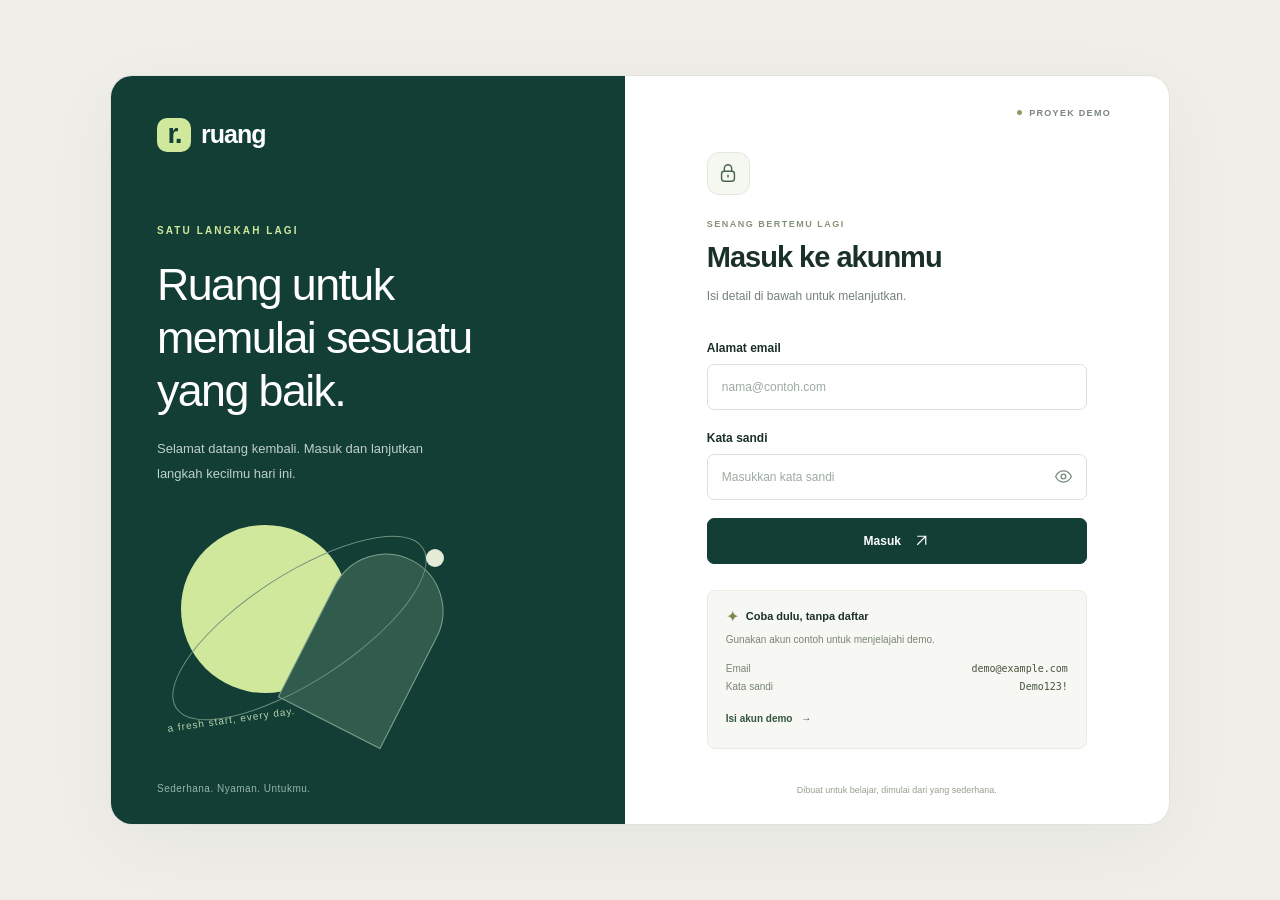
<file: index.html>
<!doctype html>
<html lang="id">
  <head>
    <meta charset="UTF-8">
    <meta name="viewport" content="width=device-width, initial-scale=1.0">
    <meta name="theme-color" content="#123e36">
    <meta name="description" content="Masuk ke Ruang, tempat sederhana untuk merencanakan tugas dan melihat progresmu.">
    <title>Masuk · Ruang</title>
    <link rel="icon" href="favicon.svg" type="image/svg+xml">
    <link rel="stylesheet" href="styles.css">
    <script src="session.js" defer></script>
    <script src="app.js" defer></script>
  </head>
  <body>
    <main class="login-shell">
      <aside class="welcome" aria-label="Tentang Ruang">
        <a class="brand" href="./" aria-label="Ruang, halaman awal">
          <span class="brand-mark" aria-hidden="true">r.</span>
          ruang
        </a>
        <div class="welcome-copy">
          <span class="eyebrow">SATU LANGKAH LAGI</span>
          <h1>Ruang untuk <br>memulai sesuatu <br>yang baik.</h1>
          <p>Selamat datang kembali. Masuk dan lanjutkan langkah kecilmu hari ini.</p>
        </div>
        <div class="art" aria-hidden="true">
          <span class="art-circle"></span>
          <span class="art-arch"></span>
          <span class="art-orbit"></span>
          <span class="art-dot"></span>
          <span class="art-caption">a fresh start, every day.</span>
        </div>
        <p class="welcome-footer">Sederhana. Nyaman. Untukmu.</p>
      </aside>

      <section class="form-panel" aria-label="Akun">
        <div class="panel-top"><span class="status-dot" aria-hidden="true"></span> PROYEK DEMO</div>

        <div id="login-view" class="form-content">
          <div class="section-icon" aria-hidden="true">
            <svg viewBox="0 0 24 24" fill="none" stroke="currentColor" stroke-width="1.6"><rect x="5" y="10" width="14" height="11" rx="3"/><path d="M8 10V7a4 4 0 0 1 8 0v3M12 14v3"/></svg>
          </div>
          <p class="eyebrow form-eyebrow">SENANG BERTEMU LAGI</p>
          <h2>Masuk ke akunmu</h2>
          <p class="subtitle">Isi detail di bawah untuk melanjutkan.</p>

          <form id="login-form" novalidate>
            <div class="field">
              <label for="email">Alamat email</label>
              <input id="email" name="email" type="email" autocomplete="username" placeholder="nama@contoh.com" required aria-describedby="email-error">
              <p id="email-error" class="field-error" aria-live="polite"></p>
            </div>

            <div class="field">
              <label for="password">Kata sandi</label>
              <div class="password-wrap">
                <input id="password" name="password" type="password" autocomplete="current-password" placeholder="Masukkan kata sandi" required aria-describedby="password-error">
                <button id="toggle-password" class="password-toggle" type="button" aria-label="Tampilkan kata sandi" aria-pressed="false" aria-controls="password">
                  <svg viewBox="0 0 24 24" fill="none" stroke="currentColor" stroke-width="1.6" aria-hidden="true"><path d="M2 12s3.6-7 10-7 10 7 10 7-3.6 7-10 7S2 12 2 12Z"/><circle cx="12" cy="12" r="3"/></svg>
                </button>
              </div>
              <p id="password-error" class="field-error" aria-live="polite"></p>
            </div>

            <p id="login-error" class="login-error" role="alert" hidden></p>
            <button class="primary-button" type="submit">Masuk <svg viewBox="0 0 24 24" fill="none" stroke="currentColor" stroke-width="1.7" aria-hidden="true"><path d="M6 18 18 6M6 6h12v12"/></svg></button>
          </form>

          <div class="demo-card">
            <p class="demo-title"><span aria-hidden="true">✦</span> Coba dulu, tanpa daftar</p>
            <p>Gunakan akun contoh untuk menjelajahi demo.</p>
            <dl class="demo-credentials">
              <div><dt>Email</dt><dd>demo@example.com</dd></div>
              <div><dt>Kata sandi</dt><dd>Demo123!</dd></div>
            </dl>
            <button id="fill-demo" class="text-button" type="button">Isi akun demo <span aria-hidden="true">→</span></button>
            <p id="demo-status" class="sr-only" role="status"></p>
          </div>
        </div>

        <p class="panel-footer">Dibuat untuk belajar, dimulai dari yang sederhana.</p>
      </section>
    </main>
  </body>
</html>
</file>
<file: styles.css>
:root {
  font-family: "Segoe UI", Arial, sans-serif;
  color: #1b302b;
  background: #efeee9;
  font-synthesis: none;
  --green: #123e36;
  --muted: #748078;
  --accent: #d0e89c;
}

* { box-sizing: border-box; }
[hidden] { display: none !important; }
body { margin: 0; min-height: 100vh; min-height: 100svh; display: grid; place-items: center; padding: 40px 24px; }
button, input { font: inherit; }
button, a, input { -webkit-tap-highlight-color: transparent; }
button { cursor: pointer; }
a { color: inherit; text-decoration: none; }
button, input { transition: background-color .18s, border-color .18s, box-shadow .18s; }
:focus-visible { outline: 3px solid #9aaa65; outline-offset: 4px; }
p, h1, h2 { margin: 0; }
.login-shell { display: grid; grid-template-columns: 1fr 1.06fr; width: min(1060px, 100%); min-height: 740px; background: #fff; border: 1px solid #e2e4db; border-radius: 22px; overflow: hidden; box-shadow: 0 20px 80px #1b302b0b; }
.welcome { position: relative; overflow: hidden; display: flex; flex-direction: column; padding: 42px 46px 30px; background: var(--green); color: #fff; }
.brand { display: inline-flex; align-items: center; gap: 10px; align-self: flex-start; font-size: 25px; font-weight: 650; letter-spacing: -1px; }
.brand-mark { display: grid; place-items: center; width: 34px; height: 34px; padding-bottom: 3px; background: var(--accent); border-radius: 10px; color: var(--green); font-size: 28px; letter-spacing: -2px; }
.welcome-copy { margin-top: 68px; position: relative; z-index: 1; }
.eyebrow { font-size: 10px; font-weight: 700; letter-spacing: 2.1px; }
.welcome .eyebrow { color: var(--accent); }
h1 { margin-top: 20px; font-size: clamp(32px, 3.5vw, 46px); font-weight: 500; line-height: 1.18; letter-spacing: -1.6px; }
.welcome-copy > p { max-width: 290px; margin-top: 21px; color: #bed0c8; font-size: 13px; line-height: 1.85; }
.art { position: relative; height: 235px; width: 100%; margin-top: 16px; }
.art-circle { position: absolute; width: 168px; height: 168px; background: var(--accent); border-radius: 50%; top: 23px; left: 24px; }
.art-arch { position: absolute; width: 115px; height: 183px; border: 1px solid #7fa28c; border-radius: 70px 70px 0 0; transform: rotate(27deg); top: 48px; left: 156px; background: #315c4d; }
.art-orbit { position: absolute; width: 295px; height: 108px; border: 1px solid #70917e; border-radius: 50%; transform: rotate(-33deg); top: 72px; left: -5px; }
.art-dot { position: absolute; width: 18px; height: 18px; background: #e4ecd8; border-radius: 50%; left: 269px; top: 47px; }
.art-caption { position: absolute; bottom: 12px; left: 10px; color: #b6d1ac; font-size: 10px; letter-spacing: 1px; transform: rotate(-8deg); }
.welcome-footer { margin-top: auto; padding-top: 26px; color: #97b4a8; font-size: 10px; letter-spacing: .5px; }
.form-panel { display: flex; flex-direction: column; padding: 32px 58px 27px; }
.panel-top { align-self: flex-end; color: #7b857e; font-size: 9px; font-weight: 600; letter-spacing: 1.3px; display: flex; align-items: center; gap: 7px; }
.status-dot { height: 5px; width: 5px; border-radius: 50%; background: #8b9d65; }
.form-content { width: 100%; max-width: 380px; margin: auto; padding: 34px 0; }
.section-icon { display: grid; place-items: center; width: 43px; height: 43px; border: 1px solid #e2e8dc; border-radius: 12px; background: #f5f7f1; color: #4c674e; margin-bottom: 24px; }
.section-icon svg { width: 22px; height: 22px; }
.form-eyebrow { color: #859375; font-size: 9px; letter-spacing: 1.5px; margin-bottom: 10px; }
h2 { color: #1b302b; font-size: 29px; letter-spacing: -1px; font-weight: 600; line-height: 1.25; }
.subtitle { margin-top: 11px; color: var(--muted); font-size: 12px; line-height: 1.8; }
form { margin-top: 30px; }
.field { margin-bottom: 18px; }
label { display: inline-block; margin-bottom: 9px; font-size: 12px; font-weight: 600; }
input { display: block; width: 100%; height: 46px; padding: 0 14px; border: 1px solid #dde2d9; border-radius: 7px; color: #1b302b; background: #fff; font-size: 12px; }
input::placeholder { color: #9baba1; opacity: 1; }
input:focus { outline: none; border-color: #65876d; box-shadow: 0 0 0 3px #65876d1a; }
input[aria-invalid="true"] { border-color: #b2423b; }
.password-wrap { position: relative; }
.password-wrap input { padding-right: 48px; }
.password-toggle { display: grid; place-items: center; position: absolute; top: 3px; right: 3px; width: 40px; height: 40px; border: 0; background: transparent; color: #7a8a7e; border-radius: 5px; }
.password-toggle:hover { color: var(--green); background: #f1f5ee; }
.password-toggle svg { width: 19px; height: 19px; }
.field-error { margin-top: 6px; color: #aa3832; font-size: 11px; line-height: 1.5; }
.field-error:empty { display: none; }
.login-error { color: #a12d2d; background: #fff3f1; border: 1px solid #f1d7d2; padding: 10px 12px; border-radius: 7px; font-size: 12px; line-height: 1.6; margin-bottom: 16px; }
.primary-button { display: flex; justify-content: center; align-items: center; gap: 12px; width: 100%; min-height: 46px; border: 1px solid var(--green); border-radius: 7px; background: var(--green); color: #fff; font-size: 12px; font-weight: 600; }
.primary-button:hover { background: #24564a; }
.primary-button svg { width: 17px; height: 17px; }
.demo-card { margin-top: 26px; padding: 16px 18px 13px; background: #f7f8f3; border: 1px solid #e9ecdf; border-radius: 8px; }
.demo-title { display: flex; align-items: center; gap: 7px; font-weight: 600; font-size: 11px; }
.demo-title span { color: #7a8c52; font-size: 16px; }
.demo-card > p:not(.demo-title):not(.sr-only) { margin-top: 5px; color: #7a8575; font-size: 10px; line-height: 1.7; }
.demo-credentials { margin: 12px 0 7px; font-size: 10px; line-height: 1.8; }
.demo-credentials div { display: flex; justify-content: space-between; gap: 12px; flex-wrap: wrap; }
dt { color: #788475; }
dd { margin: 0; font-family: monospace; color: #44553e; }
.text-button { border: none; background: transparent; color: #34533c; padding: 7px 0; min-height: 32px; font-size: 10px; font-weight: 600; }
.text-button:hover { text-decoration: underline; }
.text-button span { margin-left: 6px; }
.panel-footer { color: #95a08e; text-align: center; font-size: 9px; line-height: 1.6; }
.success-content { padding-top: 60px; padding-bottom: 60px; }
.success-icon { background: #e5f1d8; color: #3d653f; font-size: 23px; }
.account-card { display: flex; align-items: center; gap: 12px; margin-top: 28px; padding: 18px 14px; border: 1px solid #e3e8dc; border-radius: 9px; }
.avatar { display: grid; place-items: center; width: 38px; height: 38px; background: #e8eedc; color: #476442; border-radius: 50%; font-weight: 600; flex-shrink: 0; }
.account-card strong { font-size: 12px; }
.account-card p { margin-top: 6px; color: #7b8773; font-size: 11px; overflow-wrap: anywhere; }
.account-check { color: #557343; margin-left: auto; }
.demo-note { color: #7b8773; font-size: 12px; line-height: 1.8; margin: 22px 0; }
.sr-only { position: absolute; width: 1px; height: 1px; padding: 0; margin: -1px; overflow: hidden; clip: rect(0,0,0,0); white-space: nowrap; border: 0; }

@media (max-width: 800px) {
  body { padding: 24px 16px; }
  .welcome { padding: 36px 28px 28px; }
  .form-panel { padding: 28px 32px 24px; }
  h1 { font-size: 35px; }
  h2 { font-size: 26px; }
  .art { transform: scale(.83); transform-origin: left center; }
}

@media (max-width: 620px) {
  body { display: block; padding: 16px 12px; }
  .login-shell { grid-template-columns: 1fr; min-height: auto; border-radius: 16px; }
  .welcome { padding: 24px; }
  .brand { font-size: 22px; }
  .brand-mark { width: 30px; height: 30px; font-size: 25px; }
  .welcome-copy { margin-top: 25px; }
  h1 { font-size: 30px; letter-spacing: -.8px; }
  h1 br { display: none; }
  .welcome-copy > p { font-size: 12px; margin-top: 12px; max-width: 100%; }
  .welcome .eyebrow, .art, .welcome-footer { display: none; }
  .form-panel { padding: 24px; }
  .form-content { padding: 28px 0; }
  input { font-size: 16px; }
  .section-icon { margin-bottom: 20px; }
  h2 { font-size: 27px; }
  .panel-footer { font-size: 9px; }
}

@media (prefers-reduced-motion: reduce) {
  *, *::before, *::after { transition: none !important; }
}
</file>
<file: dashboard.css>
.dashboard-page { display: block; place-items: normal; padding: 24px; background: #efeee9; }
.dashboard-shell { position: relative; display: grid; grid-template-columns: 224px minmax(0, 1fr); width: 100%; max-width: 1432px; min-height: calc(100svh - 48px); margin: 0 auto; border: 1px solid #dfe3d8; border-radius: 22px; overflow: clip; background: #f8f9f5; box-shadow: 0 20px 80px #1b302b08; }
.dashboard-page svg { width: 20px; height: 20px; fill: none; stroke: currentColor; stroke-width: 1.6; stroke-linecap: round; stroke-linejoin: round; flex-shrink: 0; }
.skip-link { position: absolute; top: 12px; left: 240px; z-index: 5; padding: 12px 18px; border-radius: 7px; background: #fff; color: var(--green); transform: translateY(-200%); font-size: 13px; }
.skip-link:focus { transform: translateY(0); }
.sidebar { min-width: 0; background: var(--green); color: #fff; }
.sidebar-inner { position: sticky; top: 24px; display: flex; flex-direction: column; gap: 36px; height: calc(100svh - 48px); padding: 35px 22px 24px; overflow-y: auto; scrollbar-width: thin; }
.sidebar .brand { margin-left: 10px; }
.sidebar-nav-wrap { margin-top: 21px; }
.sidebar-label { margin: 0 13px 17px; color: #a3c0af; font-size: 9px; font-weight: 600; letter-spacing: 1.8px; }
.sidebar-nav { display: grid; gap: 8px; }
.nav-link { display: flex; align-items: center; gap: 12px; min-height: 46px; padding: 12px 14px; border: 1px solid transparent; border-radius: 8px; color: #c3d3c9; font-size: 12px; }
.nav-link[aria-current="location"] { border-color: #4c6e55; background: #2c5443; color: var(--accent); }
.nav-link:hover, .nav-link:focus-visible { background: #315c4d; color: #fff; }
.sidebar-note { margin: auto 10px 0; padding-top: 60px; }
.sidebar-note > span { color: var(--accent); font-size: 30px; }
.sidebar-note p { margin-top: 15px; color: #a9c2b4; font-size: 11px; line-height: 1.9; }
.sidebar-bottom { padding-top: 23px; border-top: 1px solid #335c4d; }
.sidebar-account { display: flex; gap: 10px; align-items: center; }
.sidebar-account .avatar { width: 32px; height: 32px; background: #d0e89c; color: #234736; font-size: 12px; }
.account-details { min-width: 0; }
.account-details strong { font-size: 11px; font-weight: 500; }
.account-details p { margin-top: 5px; color: #a9c2b4; font-size: 9px; overflow-wrap: anywhere; }
.logout-button { display: flex; align-items: center; justify-content: center; gap: 9px; width: 100%; margin-top: 20px; min-height: 42px; padding: 9px 16px; border: 1px solid #4b705b; border-radius: 7px; background: transparent; color: #dbe7dc; font-size: 11px; }
.logout-button:hover { background: #315c4d; color: #fff; }
.logout-button svg { width: 17px; height: 17px; }
.dashboard-main { min-width: 0; padding: 36px 40px 22px; }
.dashboard-header { display: flex; align-items: flex-start; justify-content: space-between; gap: 24px; margin-bottom: 30px; }
.dashboard-eyebrow { color: #637650; font-size: 9px; letter-spacing: 1.6px; }
.dashboard-main h1 { margin: 12px 0 0; font-size: 31px; font-weight: 600; line-height: 1.2; letter-spacing: -1.2px; }
.greeting-dot { color: #89a061; }
.dashboard-subtitle { margin-top: 10px; color: #66765a; font-size: 12px; line-height: 1.7; }
.header-meta { display: grid; justify-items: end; gap: 16px; padding-top: 1px; }
.demo-badge { display: inline-flex; align-items: center; gap: 7px; border: 1px solid #dde4d3; border-radius: 30px; padding: 7px 10px; color: #5b704f; font-size: 8px; letter-spacing: 1px; white-space: nowrap; }
.header-meta time { color: #66765a; font-size: 10px; text-align: right; line-height: 1.6; }
.overview { scroll-margin-top: 20px; }
.dashboard-hero { position: relative; overflow: hidden; display: flex; justify-content: space-between; min-height: 228px; padding: 30px 34px; border: 1px solid #dce5cd; border-radius: 14px; background: #e9f0de; }
.hero-copy { position: relative; z-index: 1; }
.hero-copy .eyebrow { color: #5c7045; font-size: 8px; letter-spacing: 1.7px; }
.hero-copy h2 { margin-top: 12px; color: #234834; font-size: 30px; font-weight: 500; line-height: 1.13; letter-spacing: -1px; }
.hero-copy > p:not(.eyebrow) { margin-top: 13px; color: #5e6e53; font-size: 11px; line-height: 1.8; }
.hero-link { display: inline-flex; align-items: center; gap: 20px; margin-top: 16px; color: #34563b; font-size: 10px; font-weight: 600; }
.hero-link:hover { text-decoration: underline; text-underline-offset: 4px; }
.hero-link svg { width: 15px; height: 15px; }
.hero-art { position: relative; width: 280px; min-width: 220px; margin: -5px -2px -8px 20px; }
.hero-circle { position: absolute; top: 17px; left: 40px; width: 150px; height: 150px; border-radius: 50%; background: #c9df9a; }
.hero-arch { position: absolute; top: 61px; left: 131px; width: 93px; height: 143px; border-radius: 60px 60px 0 0; background: #345b46; transform: rotate(25deg); }
.hero-orbit { position: absolute; top: 61px; left: 6px; width: 260px; height: 96px; border: 1px solid #77916c; border-radius: 50%; transform: rotate(-32deg); }
.hero-spark { position: absolute; top: 3px; right: 14px; color: #4e704d; font-size: 35px; }
.hero-art-caption { position: absolute; bottom: 1px; left: 20px; color: #688155; font-size: 9px; letter-spacing: 1.1px; transform: rotate(-7deg); }
.stat-grid { display: grid; grid-template-columns: repeat(3, minmax(0, 1fr)); gap: 16px; margin-top: 20px; }
.stat-card { min-width: 0; padding: 18px 20px 20px; border: 1px solid #e1e6d9; border-radius: 12px; background: #fff; }
.stat-top { display: flex; justify-content: space-between; align-items: center; gap: 8px; }
.stat-top > p { color: #65745b; font-size: 11px; }
.stat-icon { display: grid; place-items: center; width: 30px; height: 30px; border-radius: 8px; background: #f2f5ec; color: #7d9169; }
.stat-icon svg { width: 17px; height: 17px; }
.stat-complete .stat-icon { background: #eaf2dd; color: #5c7845; }
.stat-value { margin-top: 5px; color: #234834; font-size: 33px; font-weight: 500; line-height: 1.25; letter-spacing: -1px; font-variant-numeric: tabular-nums; }
.stat-caption { margin-top: 6px; color: #6a785e; font-size: 9px; line-height: 1.6; }
.dashboard-content { display: grid; grid-template-columns: minmax(0, 1.9fr) minmax(220px, 1fr); align-items: start; gap: 20px; margin-top: 25px; }
.task-card, .progress-card { min-width: 0; border: 1px solid #e1e6d9; border-radius: 13px; background: #fff; }
.task-card { padding: 24px; scroll-margin-top: 20px; }
.card-heading { display: flex; align-items: center; justify-content: space-between; gap: 16px; }
.card-heading .eyebrow, .progress-card > .eyebrow { color: #637650; font-size: 8px; letter-spacing: 1.5px; }
.dashboard-content h2 { margin-top: 8px; font-size: 21px; font-weight: 500; letter-spacing: -.6px; }
.card-heading-icon { align-self: flex-start; color: #93a680; font-size: 22px; line-height: 1; }
#task-form { margin-top: 24px; }
#task-form label { margin-bottom: 10px; color: #596a4f; font-size: 10px; font-weight: 500; }
.task-input-row { display: flex; gap: 8px; }
#task-input { min-width: 0; height: 42px; padding: 0 11px; border-color: #dce3d3; font-size: 11px; }
#task-input::placeholder { color: #69785f; }
.add-task-button { width: auto; min-height: 42px; flex-shrink: 0; gap: 6px; padding: 0 14px; font-size: 10px; }
.add-task-button span { font-size: 18px; font-weight: 400; }
.task-filters { display: flex; flex-wrap: wrap; gap: 5px; margin-top: 23px; padding-bottom: 14px; border-bottom: 1px solid #edf0e8; }
.task-filters button { min-height: 32px; padding: 7px 10px; border: 1px solid transparent; border-radius: 6px; background: transparent; color: #69785f; font-size: 10px; }
.task-filters button[aria-pressed="true"] { border-color: #e0e8d3; background: #eff4e7; color: #48633b; font-weight: 600; }
.task-filters button:hover { background: #f2f5ee; color: #36532d; }
.task-list { margin: 0; padding: 0; list-style: none; }
.task-row { display: flex; align-items: center; gap: 10px; min-height: 79px; padding: 16px 0; border-bottom: 1px solid #edf0e8; }
.task-check { display: flex; align-items: center; flex: 1; min-width: 0; gap: 13px; margin: 0; cursor: pointer; }
.task-check input[type="checkbox"] { width: 18px; height: 18px; margin: 0; padding: 0; flex-shrink: 0; accent-color: var(--green); cursor: pointer; }
.task-check input[type="checkbox"]:focus-visible { outline: 3px solid #9aaa65; outline-offset: 4px; box-shadow: none; }
.task-label { min-width: 0; display: grid; gap: 7px; }
.task-title { color: #43553b; font-size: 11px; line-height: 1.5; font-weight: 500; overflow-wrap: anywhere; }
.task-meta { color: #69785f; font-size: 9px; font-weight: 400; }
.is-complete .task-title { color: #68765e; text-decoration: line-through; text-decoration-color: #b1bba4; }
.is-complete .task-meta { color: #5d7547; }
.task-delete { display: grid; place-items: center; flex-shrink: 0; width: 34px; height: 36px; padding: 6px; border: 1px solid transparent; border-radius: 6px; background: transparent; color: #778769; }
.task-delete svg { width: 16px; height: 16px; }
.task-delete:hover { border-color: #ecd9cf; background: #fff4ee; color: #a96040; }
.task-empty { padding: 35px 12px; color: #66765a; font-size: 12px; text-align: center; line-height: 1.9; }
.task-hint { display: flex; align-items: center; gap: 8px; margin-top: 18px; color: #6a785e; font-size: 9px; line-height: 1.7; }
.task-hint span { color: #8ba769; }
.storage-note { margin-top: 6px; color: #6a785e; font-size: 9px; line-height: 1.7; }
.progress-column { display: grid; gap: 16px; min-width: 0; }
.progress-card { padding: 25px 20px 23px; text-align: center; }
.progress-card > .eyebrow { font-size: 7px; letter-spacing: 1.3px; }
.progress-ring { display: grid; place-items: center; width: 148px; height: 148px; margin: 25px auto 22px; border-radius: 50%; background: conic-gradient(var(--green) calc(var(--progress, 0) * 1%), #e8eede 0); transform: rotate(-90deg); }
.progress-ring > div { display: flex; flex-direction: column; align-items: center; justify-content: center; width: 128px; height: 128px; border-radius: 50%; background: #fff; transform: rotate(90deg); }
.progress-ring strong { color: #2e4f36; font-size: 32px; font-weight: 500; letter-spacing: -1px; font-variant-numeric: tabular-nums; }
.progress-ring span { margin-top: 5px; color: #6a785e; font-size: 9px; }
.progress-summary { color: #506548; font-size: 11px; font-weight: 500; line-height: 1.7; }
.progress-caption { margin-top: 8px; color: #6a785e; font-size: 9px; line-height: 1.8; }
.little-reminder { display: flex; gap: 13px; padding: 20px; border: 1px solid #e3e7d8; border-radius: 12px; background: #eff2e6; }
.little-reminder > span { color: #7a915c; font-size: 26px; line-height: 1; }
.little-reminder p { color: #617150; font-size: 9px; font-weight: 600; }
.little-reminder blockquote { margin: 9px 0 0; color: #637455; font-size: 10px; line-height: 1.9; }
.dashboard-footer { display: flex; justify-content: space-between; flex-wrap: wrap; gap: 12px; margin-top: 28px; color: #66765a; font-size: 9px; line-height: 1.8; }
.dashboard-footer > span { display: flex; align-items: center; gap: 8px; letter-spacing: .5px; }
.dashboard-footer > span > svg { width: 11px; height: 11px; }
.noscript-note { max-width: 640px; margin: 60px auto; padding: 24px; background: #fff; border-radius: 12px; line-height: 1.8; }
.noscript-note a { text-decoration: underline; }

@media (min-width: 1500px) {
  .dashboard-page { padding: 36px; }
  .dashboard-shell { min-height: calc(100svh - 72px); }
  .sidebar-inner { top: 36px; height: calc(100svh - 72px); }
  .dashboard-main { padding: 40px 48px 26px; }
}

@media (max-width: 1120px) {
  .dashboard-page { padding: 16px; }
  .dashboard-shell { grid-template-columns: 190px minmax(0, 1fr); min-height: calc(100svh - 32px); }
  .sidebar-inner { top: 16px; height: calc(100svh - 32px); padding-right: 16px; padding-left: 16px; }
  .sidebar .brand { margin-left: 8px; }
  .dashboard-main { padding: 30px 26px 22px; }
  .dashboard-content { grid-template-columns: minmax(0, 1.7fr) minmax(195px, 1fr); gap: 16px; }
  .task-card { padding: 20px 17px; }
  .progress-card { padding-right: 14px; padding-left: 14px; }
  .dashboard-hero { padding: 26px; }
  .hero-art { transform: scale(.85); transform-origin: center right; margin-left: -25px; }
  .stat-card { padding: 15px; }
  .stat-caption { font-size: 8px; }
  .little-reminder { padding: 17px 13px; gap: 9px; }
}

@media (max-width: 900px) {
  .dashboard-shell { grid-template-columns: 170px minmax(0, 1fr); }
  .sidebar-inner { padding: 28px 14px 20px; }
  .sidebar .brand { margin-left: 4px; font-size: 23px; }
  .nav-link { gap: 9px; padding: 11px 10px; font-size: 11px; }
  .sidebar-label { margin-left: 10px; font-size: 8px; }
  .sidebar-account { gap: 7px; }
  .account-details strong { font-size: 10px; }
  .account-details p { font-size: 8px; }
  .sidebar-account .avatar { width: 27px; height: 27px; }
  .dashboard-main { padding: 28px 22px 20px; }
  .dashboard-main h1 { font-size: 29px; }
  .dashboard-subtitle { font-size: 11px; }
  .dashboard-content { grid-template-columns: minmax(0, 1fr); }
  .progress-column { grid-template-columns: 1fr 1fr; align-items: stretch; }
  .progress-card { padding: 24px 16px; }
  .progress-ring { width: 124px; height: 124px; margin: 20px auto; }
  .progress-ring > div { width: 108px; height: 108px; }
  .progress-ring strong { font-size: 28px; }
  .little-reminder { align-items: center; padding: 24px 20px; }
  .little-reminder blockquote { font-size: 11px; }
  .dashboard-hero { min-height: 228px; }
  .hero-art { position: absolute; width: 230px; height: 210px; top: 16px; right: -31px; transform: scale(.8); }
  .hero-copy > p:not(.eyebrow) { max-width: 210px; }
  .hero-copy > p br { display: none; }
  .stat-grid { gap: 10px; }
  .stat-card { padding: 14px 12px; }
  .stat-top > p { font-size: 10px; }
  .stat-icon { width: 25px; height: 25px; }
  .stat-icon svg { width: 14px; height: 14px; }
  .stat-value { margin-top: 8px; font-size: 29px; }
}

@media (max-width: 700px) {
  .dashboard-page { padding: 0; }
  .dashboard-shell { display: block; min-height: 100svh; border: 0; border-radius: 0; }
  .sidebar-inner { position: static; display: grid; grid-template-columns: minmax(0, 1fr) auto; align-items: center; gap: 24px 16px; height: auto; padding: 22px 24px 18px; overflow: visible; }
  .sidebar .brand { grid-column: 1; margin: 0; font-size: 24px; }
  .sidebar .brand-mark { width: 31px; height: 31px; font-size: 26px; }
  .sidebar-nav-wrap { grid-column: 1 / -1; grid-row: 2; margin: 0; }
  .sidebar-label, .sidebar-note, .sidebar-account { display: none; }
  .sidebar-nav { display: flex; gap: 8px; }
  .nav-link { min-height: 39px; padding: 9px 14px; font-size: 11px; }
  .nav-link svg { width: 17px; height: 17px; }
  .sidebar-bottom { grid-column: 2; grid-row: 1; padding: 0; border: 0; }
  .logout-button { width: auto; margin: 0; min-height: 36px; padding: 8px 12px; font-size: 11px; }
  .dashboard-main { padding: 26px 24px 22px; }
  .dashboard-header { margin-bottom: 24px; gap: 16px; }
  .dashboard-eyebrow { font-size: 8px; letter-spacing: 1.4px; }
  .dashboard-main h1 { margin-top: 10px; font-size: 29px; }
  .header-meta { gap: 12px; }
  .header-meta time { max-width: 105px; font-size: 9px; }
  .dashboard-hero { min-height: 231px; }
  .hero-art { right: -4px; transform: scale(.9); }
  .stat-grid { margin-top: 16px; }
  .stat-caption { font-size: 9px; }
  .task-card { padding: 24px; }
  .dashboard-content { margin-top: 20px; }
  .task-title { font-size: 12px; }
  .task-meta { font-size: 10px; }
  #task-input { font-size: 16px; }
  .task-input-row { gap: 8px; }
  .task-filters button { min-height: 36px; font-size: 11px; }
  .task-delete { width: 38px; height: 40px; }
  .skip-link { left: 16px; }
}

@media (max-width: 450px) {
  .sidebar-inner { padding: 20px 20px 16px; }
  .dashboard-main { padding: 25px 18px 20px; }
  .dashboard-header { gap: 10px; }
  .dashboard-main h1 { font-size: 27px; }
  .dashboard-subtitle { max-width: 210px; font-size: 10px; }
  .dashboard-eyebrow { font-size: 7px; letter-spacing: 1.2px; }
  .demo-badge { padding: 6px 8px; font-size: 7px; }
  .header-meta time { max-width: 90px; font-size: 8px; }
  .dashboard-hero { min-height: 220px; padding: 25px 22px; }
  .hero-copy h2 { font-size: 28px; }
  .hero-copy > p:not(.eyebrow) { max-width: 190px; font-size: 10px; }
  .hero-art { right: -48px; top: 20px; opacity: .65; transform: scale(.69); }
  .hero-spark { right: 22px; }
  .hero-art-caption { display: none; }
  .stat-grid { gap: 8px; }
  .stat-card { padding: 12px 10px; }
  .stat-top { align-items: flex-start; }
  .stat-top > p { max-width: 55px; font-size: 9px; line-height: 1.5; }
  .stat-icon { width: 22px; height: 22px; border-radius: 6px; }
  .stat-icon svg { width: 13px; height: 13px; }
  .stat-value { font-size: 29px; }
  .stat-caption { font-size: 8px; }
  .task-card { padding: 22px 17px; }
  .task-input-row { flex-wrap: wrap; }
  #task-input { flex: 1 1 100%; }
  .add-task-button { width: 100%; min-height: 40px; font-size: 11px; }
  #task-form label { font-size: 11px; }
  .task-filters { gap: 2px; }
  .task-filters button { padding-right: 9px; padding-left: 9px; }
  .task-check { gap: 11px; }
  .task-hint { font-size: 9px; }
  .progress-column { grid-template-columns: 1fr; }
  .progress-card { padding: 26px 20px; }
  .progress-ring { width: 148px; height: 148px; }
  .progress-ring > div { width: 128px; height: 128px; }
  .progress-ring strong { font-size: 32px; }
  .little-reminder { justify-content: center; padding: 22px; }
  .dashboard-footer { font-size: 8px; }
}

@media (min-width: 701px) and (max-height: 760px) {
  .sidebar-inner { gap: 24px; padding-top: 24px; padding-bottom: 20px; }
  .sidebar-nav-wrap { margin-top: 12px; }
  .sidebar-note { padding-top: 24px; }
}

@media (min-width: 701px) and (max-height: 620px) {
  .sidebar-note { display: none; }
  .sidebar-nav-wrap { margin-top: 0; }
  .sidebar-bottom { margin-top: auto; }
}

@media (min-width: 701px) and (max-height: 480px) {
  .sidebar-inner { gap: 12px; padding-top: 16px; padding-bottom: 16px; }
  .sidebar-label { display: none; }
  .sidebar-nav { gap: 4px; }
  .nav-link { min-height: 38px; padding-top: 8px; padding-bottom: 8px; }
  .sidebar-bottom { padding-top: 12px; }
  .logout-button { margin-top: 12px; min-height: 36px; }
}
</file>
